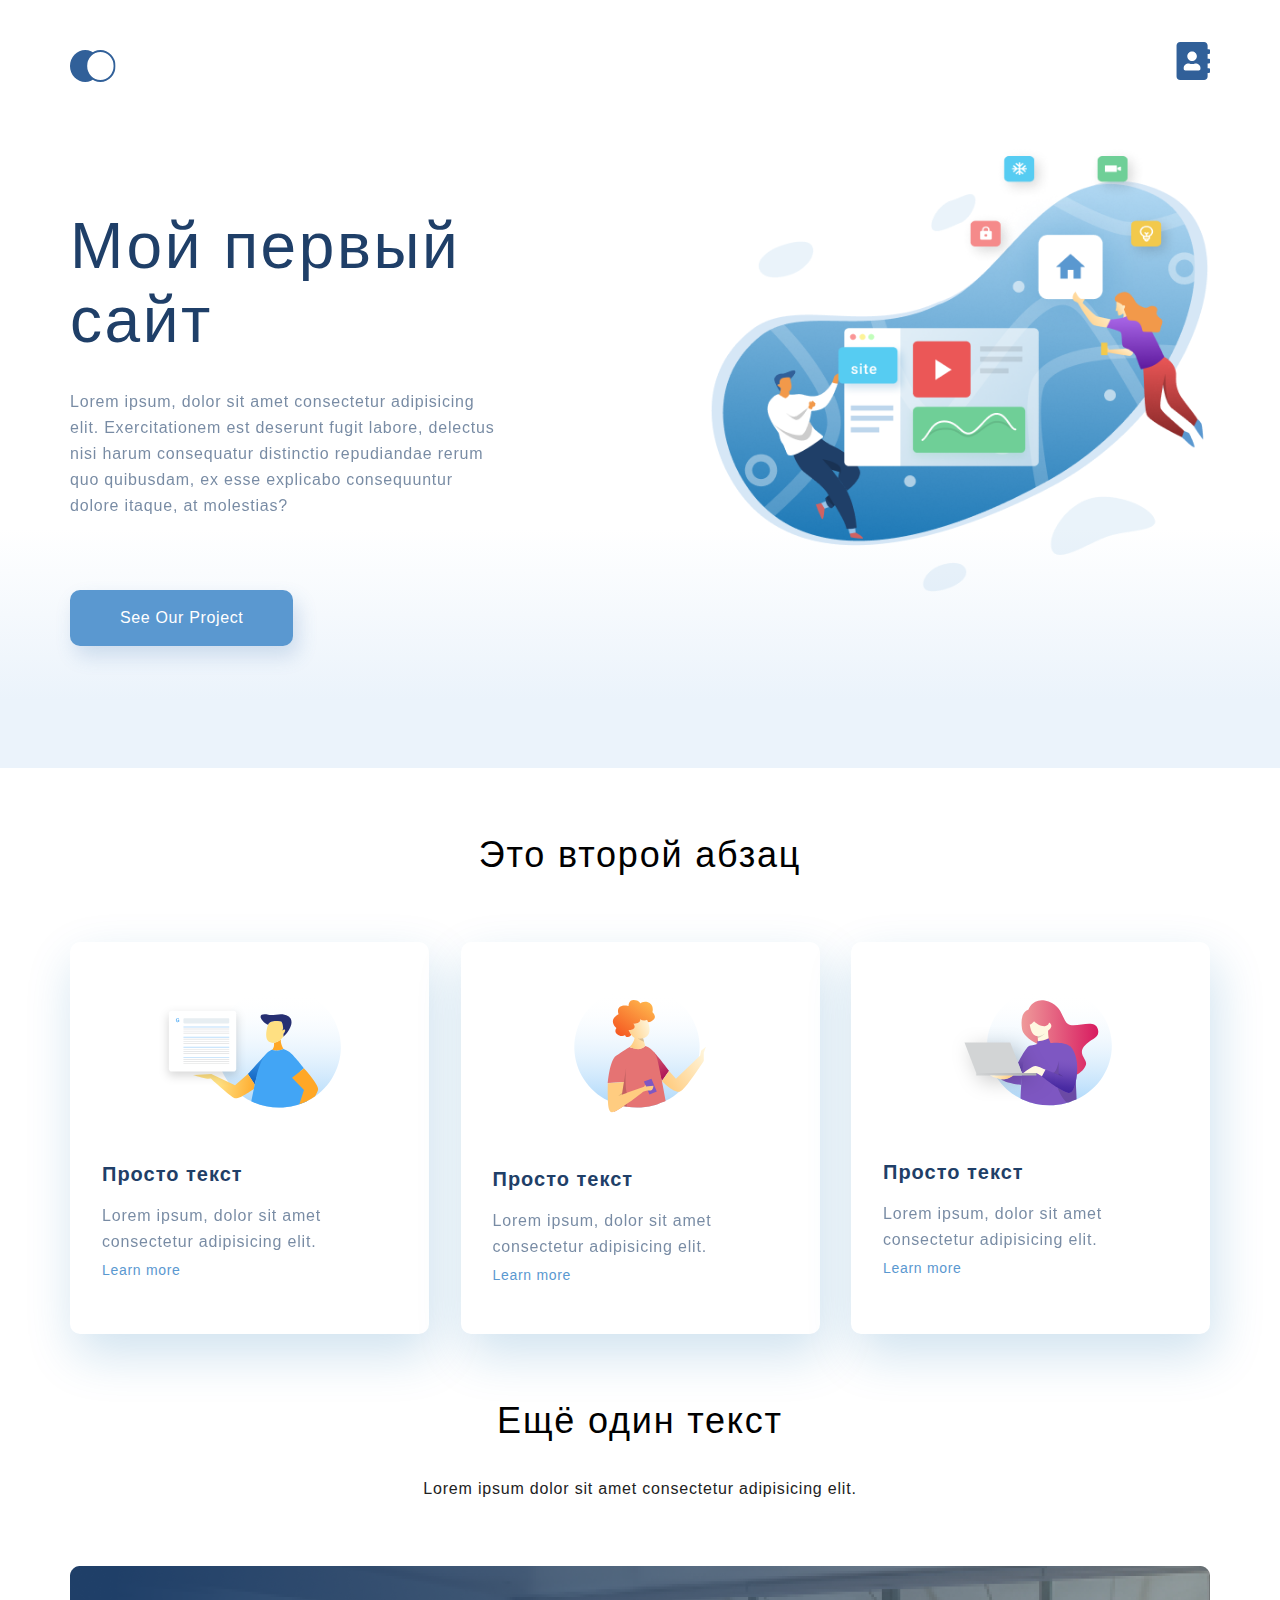
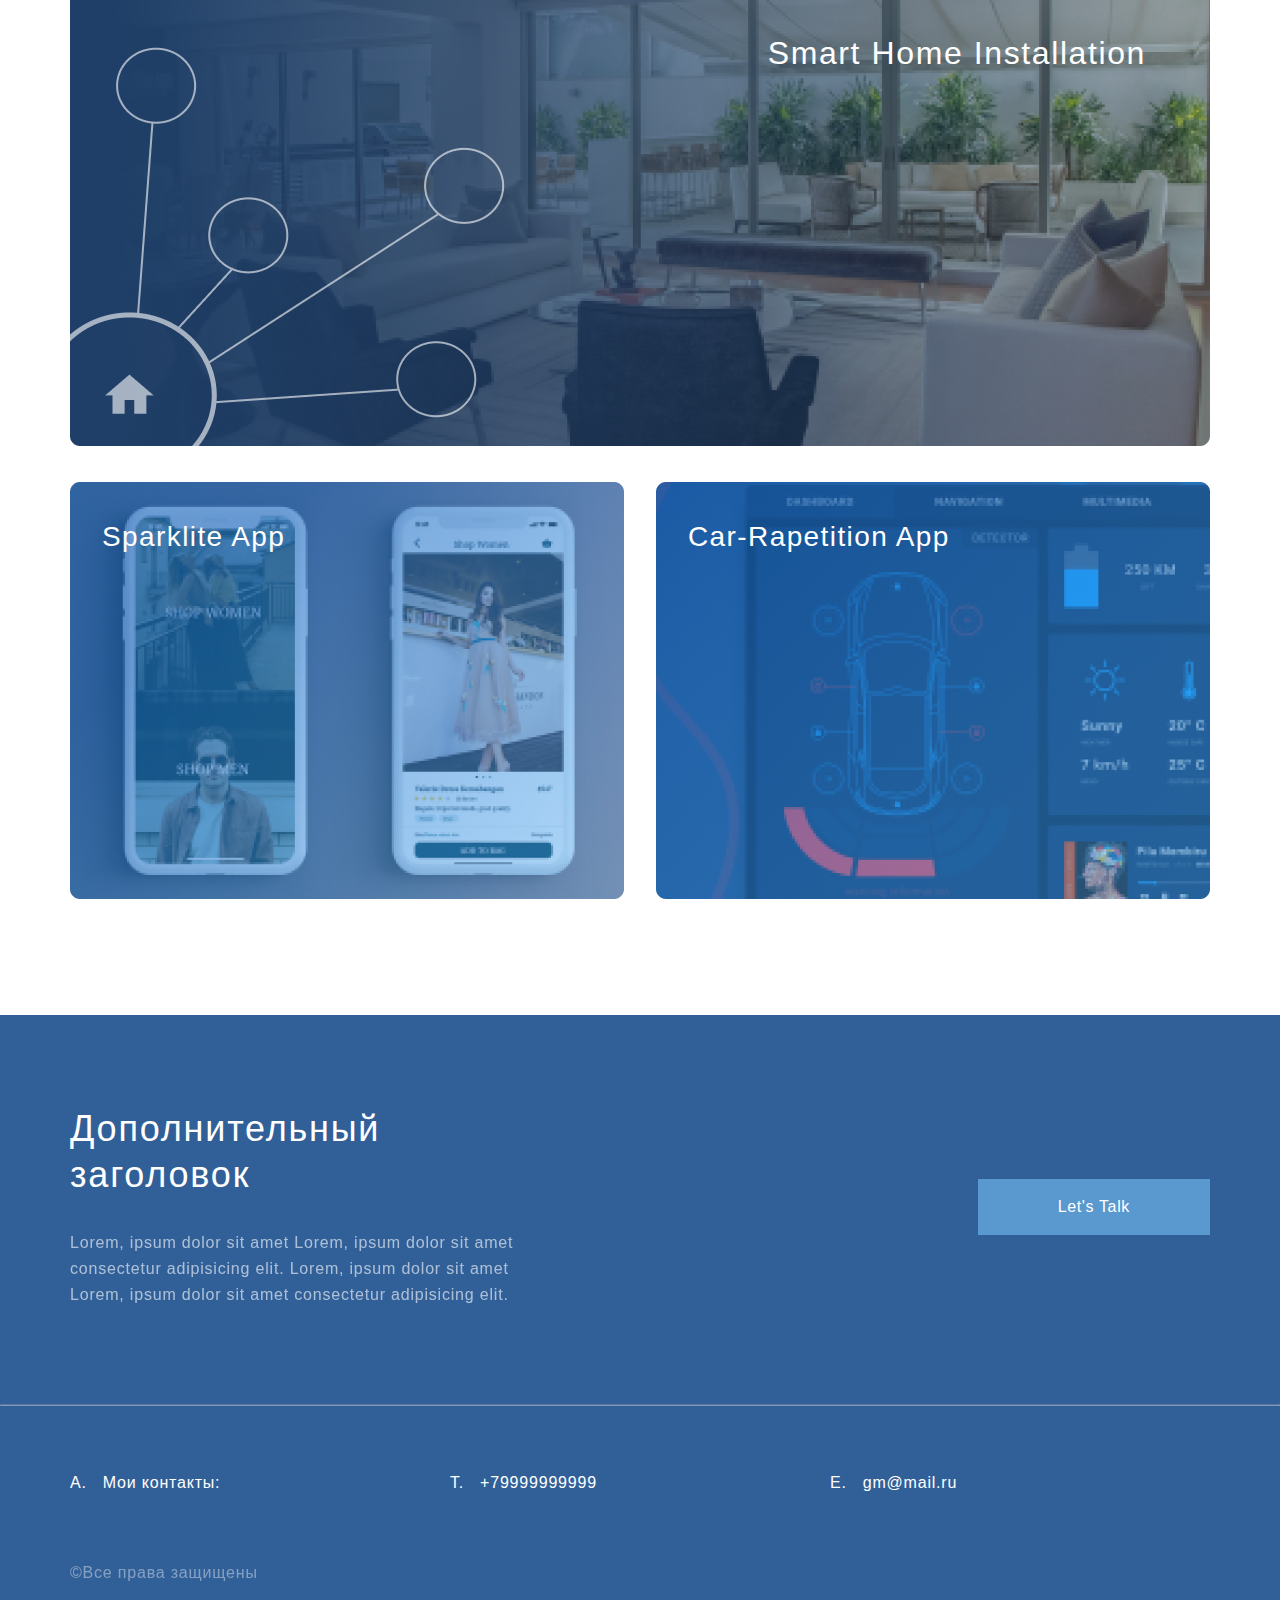
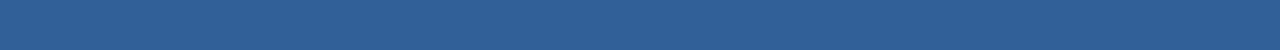
<file: index.html>
<!DOCTYPE html>
<html lang="en">

<head>
    <meta charset="UTF-8">
    <meta http-equiv="X-UA-Compatible" content="IE=edge">
    <meta name="viewport" content="width=device-width, initial-scale=1.0">
    <title>Главная</title>
    <link rel="stylesheet" href="style.css">
</head>

<body>
    <div class="wrapper">
        <div class="top_content">
            <div class="top">
                <div class="container top_box">
                    <ul class="header">
                        <li><a href="index.html"><img src="img/logo.svg" alt="logo"></a></li>
                        <li><a href="contact.html"><img src="img/Vector.svg" alt="vector"></a></li>
                    </ul>
                    <div class="top_info">
                        <h1 class="top_heading">Мой первый сайт</h1>
                        <p class="text top_text">Lorem ipsum, dolor sit amet consectetur adipisicing elit.
                            Exercitationem est deserunt fugit labore, delectus nisi harum consequatur distinctio repudiandae
                            rerum quo quibusdam, ex esse explicabo consequuntur dolore itaque, at molestias?</p>
                        <a href="#" class="top_button">See Our Project</a>
                    </div>
                </div>
            </div>
            <div class="what-we-do container">
                <h3 class="heading">Это второй абзац</h3>
                <div class="card-box">
                    <div class="card">
                        <img class="card_img" src="img/card1.svg" alt="card">
                        <h4 class="heading-mini">Просто текст</h4>
                        <p class="text">Lorem ipsum, dolor sit amet consectetur adipisicing elit.</p>
                        <a class="card_link" href="#">Learn more</a>
                    </div>
                    <div class="card">
                        <img class="card_img" src="img/card2.svg" alt="card">
                        <h4 class="heading-mini">Просто текст</h4>
                        <p class="text">Lorem ipsum, dolor sit amet consectetur adipisicing elit.</p>
                        <a class="card_link" href="#">Learn more</a>
                    </div>
                    <div class="card">
                        <img class="card_img" src="img/card3.svg" alt="card">
                        <h4 class="heading-mini">Просто текст</h4>
                        <p class="text">Lorem ipsum, dolor sit amet consectetur adipisicing elit.</p>
                        <a class="card_link" href="#">Learn more</a>
                    </div>
                </div>
            </div>
            <div class="project container">
                <h3 class="heading">Ещё один текст</h3>
                <p class="text text_project">Lorem ipsum dolor sit amet consectetur adipisicing elit.</p>
                <div class="project_item">
                    <img class="project_img" src="img/project1.png" alt="photo">
                    <p class="project_text">Smart Home Installation</p>
                </div>
                <div class="project_parent">
                    <div class="project_item project_item_margin">
                        <img class="project_img" src="img/project2.png" alt="photo">
                        <p class="project_text2">Sparklite App</p>
                    </div>
                    <div class="project_item">
                        <img class="project_img" src="img/project3.png" alt="photo">
                        <p class="project_text2">Car-Rapetition App</p>
                    </div>
                </div>
            </div>
        </div>
    
        <div class="footer">
            <div class="container">
                <div class="footer_top">
                    <div class="text_footer_all">
                        <h3 class="text_footer_top">Дополнительный заголовок</h3>
                        <p class="text_footer">Lorem, ipsum dolor sit amet Lorem, ipsum dolor sit amet consectetur adipisicing elit. Lorem, ipsum dolor sit amet Lorem, ipsum dolor sit amet consectetur adipisicing elit.</p>
                    </div>
                    <a class="but_talk" href="#">Let's Talk</a>
                </div>
            </div>
            <hr>
            <div class="container">
                <div class="contact-footer">
                    <ul class="footer_info">
                        <li class="footer_list">Мои контакты:</li>
                        <li class="footer_list">+79999999999</li>
                        <li class="footer_list">gm@mail.ru</li>
                    </ul>
                    <div class="footer_copy">
                        <p class="footer_copy_text">&copy;Все права защищены</p>
                    </div>
                </div>
            </div>
        </div>
    </div>
</body>


</html>
</file>
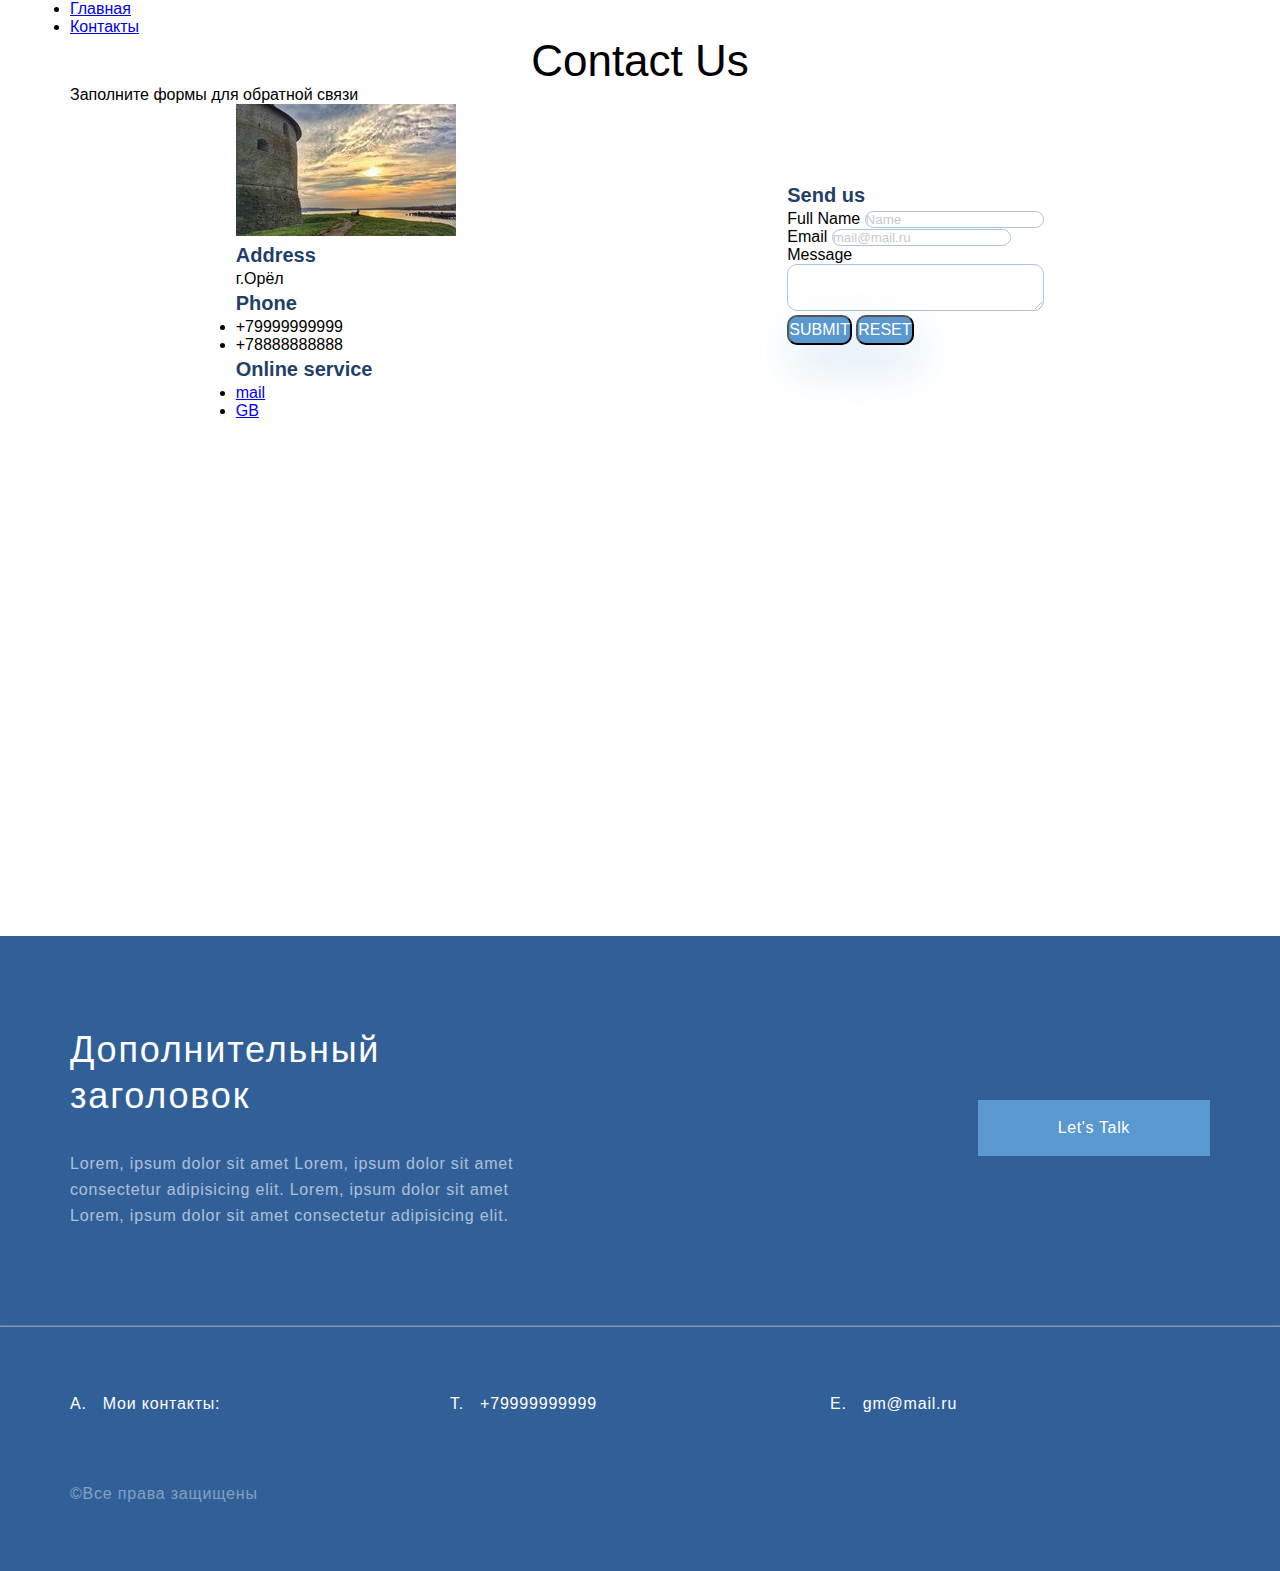
<file: contact.html>
<!DOCTYPE html>
<html lang="en">

<head>
    <meta charset="UTF-8">
    <meta http-equiv="X-UA-Compatible" content="IE=edge">
    <meta name="viewport" content="width=device-width, initial-scale=1.0">
    <title>Document</title>
    <link rel="stylesheet" href="style.css">
</head>

<body>
    <div class="wrapper">
        <div class="top_content">
            <div class="container">
                <div class="container-min">
                    <div class="menu">
                        <ul>
                            <li><a href="index.html">Главная</a></li>
                            <li><a href="contact.html">Контакты</a></li>
                        </ul>
                    </div>
                </div>
        
        
                <h2 class="hdg2">Contact Us</h2>
                <p class="paragraph">Заполните формы для обратной связи</p>
        
        
                <div class="cont-min">
                    <div class="address">
                        <img src="img/fon.jpg" alt="photo">
                        <h4 class="hdg4">Address</h4>
                        <p class="paragraph">г.Орёл</p>
                        <h4 class="hdg4">Phone</h4>
                        <ul>
                            <li>+79999999999</li>
                            <li>+78888888888</li>
                        </ul>
                        <h4 class="hdg4">Online service</h4>
                        <ul>
                            <li><a href="gm@mail.ru">mail</a></li>
                            <li><a href="gb.ru">GB</a></li>
                        </ul>
                    </div>
                    <div class="message">
                        <h4 class="hdg4">Send us</h4>
                        <form action="#">
                            Full Name <input type="text" placeholder="Name"> <br>
                            Email <input type="email" placeholder="mail@mail.ru"> <br>
                            Message <br> <textarea name="text1" id="" cols="30" rows="3"></textarea> <br>
                            <button type="submit" class="but_sub">submit</button>
                            <button type="reset" class="but_sub">reset</button>
                        </form>
                    </div>
                </div>
        
                <div class="maps">
                    <iframe
                        src="https://yandex.ru/map-widget/v1/?um=constructor%3A597716ec95fc263406781434ba9458dd267a4a72ac9c73aa16c49fdb52ab9957&amp;source=constructor"
                        width="100%" height="400" frameborder="0"></iframe>
                </div>
            </div>
        </div>
    
        <div class="footer">
            <div class="container">
                <div class="footer_top">
                    <div class="text_footer_all">
                        <h3 class="text_footer_top">Дополнительный заголовок</h3>
                        <p class="text_footer">Lorem, ipsum dolor sit amet Lorem, ipsum dolor sit amet consectetur adipisicing elit. Lorem, ipsum dolor sit amet Lorem, ipsum dolor sit amet consectetur adipisicing elit.</p>
                    </div>
                    <a class="but_talk" href="#">Let's Talk</a>
                </div>
            </div>
            <hr>
            <div class="container">
                <div class="contact-footer">
                    <ul class="footer_info">
                        <li class="footer_list">Мои контакты:</li>
                        <li class="footer_list">+79999999999</li>
                        <li class="footer_list">gm@mail.ru</li>
                    </ul>
                    <div class="footer_copy">
                        <p class="footer_copy_text">&copy;Все права защищены</p>
                    </div>
                </div>
            </div>
        </div>
    </div>
</body>

</html>
</file>
<file: style.css>
@charset "UTF-8";
* {
  margin: 0;
  padding: 0;
}

body {
  font-family: sans-serif;
}

.wrapper {
  min-height: 100vh;
  display: -webkit-box;
  display: -ms-flexbox;
  display: flex;
  -webkit-box-orient: vertical;
  -webkit-box-direction: normal;
      -ms-flex-direction: column;
          flex-direction: column;
}

.top_content {
  -webkit-box-flex: 1;
      -ms-flex-positive: 1;
          flex-grow: 1;
}

div {
  display: block;
}

.container {
  max-width: 1140px;
  margin: 0 auto;
}

.top {
  min-height: 768px;
  background: -webkit-gradient(linear, left bottom, left top, color-stop(8.84%, #EBF3FB), color-stop(31.12%, rgba(152, 195, 232, 0)));
  background: linear-gradient(0deg, #EBF3FB 8.84%, rgba(152, 195, 232, 0) 31.12%);
}

.header {
  display: -webkit-box;
  display: -ms-flexbox;
  display: flex;
  -webkit-box-pack: justify;
      -ms-flex-pack: justify;
          justify-content: space-between;
  list-style-type: none;
  padding-top: 42px;
}

.top_heading {
  width: 510px;
  font-size: 64px;
  color: #1f3f68;
  font-weight: 300;
  line-height: 74px;
  letter-spacing: 0.04em;
  margin-bottom: 32px;
}

.top_info {
  padding-top: 115px;
  -webkit-box-flex: 1;
      -ms-flex-positive: 1;
          flex-grow: 1;
  background-image: url(img/top-bg.png);
  background-repeat: no-repeat;
  /*изображение не повторяется*/
  background-position: right center;
  background-size: 44%;
}

.top_text {
  width: 425px;
}

.text {
  font-size: 16px;
  line-height: 26px;
  color: #1f3f68;
  letter-spacing: 0.05em;
  opacity: 0.6;
}

.text_project {
  width: 75%;
  /*лучше уточнить у дизайнера*/
  margin: 32px auto 64px;
  color: #222222;
  opacity: 1;
  text-align: center;
}

.card-box {
  display: -webkit-box;
  display: -ms-flexbox;
  display: flex;
  -webkit-box-pack: justify;
      -ms-flex-pack: justify;
          justify-content: space-between;
  padding-top: 64px;
  padding-bottom: 64px;
}

.card {
  width: 359px;
  padding: 44px 32px;
  -webkit-box-sizing: border-box;
          box-sizing: border-box;
  -webkit-box-shadow: 5px 20px 50px rgba(16, 112, 177, 0.2);
          box-shadow: 5px 20px 50px rgba(16, 112, 177, 0.2);
  border-radius: 10px;
  background-color: #fff;
  display: -webkit-box;
  display: -ms-flexbox;
  display: flex;
  -webkit-box-orient: vertical;
  -webkit-box-direction: normal;
      -ms-flex-direction: column;
          flex-direction: column;
}

.card_img {
  -ms-flex-item-align: center;
      -ms-grid-row-align: center;
      align-self: center;
  margin-bottom: 51px;
}

.card_link {
  font-size: 14px;
  line-height: 30px;
  letter-spacing: 0.05em;
  color: #5A98D0;
  text-decoration: none;
}

main {
  display: -webkit-box;
  display: -ms-flexbox;
  display: flex;
}

.project_img {
  width: 100%;
}

.project_text {
  font-size: 32px;
  line-height: 46px;
  text-align: right;
  letter-spacing: 0.05em;
  color: #FFFFFF;
  position: absolute;
  top: 64px;
  right: 64px;
}

.project_text2 {
  font-size: 28px;
  line-height: 46px;
  text-align: left;
  letter-spacing: 0.05em;
  color: #FFFFFF;
  position: absolute;
  top: 32px;
  left: 32px;
  right: auto;
}

.project_item {
  position: relative;
  -webkit-box-flex: 1;
      -ms-flex-positive: 1;
          flex-grow: 1;
}

.project_item_margin {
  margin-right: 32px;
}

.project_parent {
  display: -webkit-box;
  display: -ms-flexbox;
  display: flex;
  -webkit-box-pack: justify;
      -ms-flex-pack: justify;
          justify-content: space-between;
  margin-top: 32px;
}

.top_button {
  font-size: 16px;
  line-height: 26px;
  text-align: center;
  letter-spacing: 0.04em;
  color: #FFFFFF;
  background: #5A98D0;
  -webkit-box-shadow: 5px 10px 20px rgba(53, 110, 173, 0.2);
          box-shadow: 5px 10px 20px rgba(53, 110, 173, 0.2);
  border-radius: 10px;
  padding: 15px 50px;
  /* чтобы кнопка принимает размер текста(зависит) */
  text-decoration: none;
  display: inline-block;
  /* чтобы не наезжал на другие блоки*/
  margin-top: 71px;
}

.top_box {
  display: -webkit-box;
  display: -ms-flexbox;
  display: flex;
  -webkit-box-orient: vertical;
  -webkit-box-direction: normal;
      -ms-flex-direction: column;
          flex-direction: column;
  height: 100%;
}

.heading-contact {
  font-weight: 500;
  font-size: 44px;
  text-align: center;
}

.what-we-do {
  padding-top: 64px;
}

.heading {
  font-size: 36px;
  text-align: center;
  font-weight: 300;
  line-height: 46px;
  letter-spacing: 0.05em;
}

.heading-mini {
  font-size: 20px;
  line-height: 30px;
  color: #1f3f68;
  letter-spacing: 0.05em;
  margin-bottom: 14px;
}

.footer {
  background-color: #316099;
  padding-top: 91px;
  padding-bottom: 64px;
  margin-top: 112px;
}

.text_footer_top {
  width: 340px;
  text-align: left;
  font-size: 36px;
  color: #FFFFFF;
  font-weight: 300;
  line-height: 46px;
  letter-spacing: 0.05em;
  margin-bottom: 32px;
}

.text_footer {
  max-width: 494.77px;
  font-size: 16px;
  line-height: 26px;
  letter-spacing: 0.05em;
  color: #FFFFFF;
  opacity: 0.6;
}

.footer_top {
  padding-bottom: 96px;
  display: -webkit-box;
  display: -ms-flexbox;
  display: flex;
  -webkit-box-pack: justify;
      -ms-flex-pack: justify;
          justify-content: space-between;
  -webkit-box-align: center;
      -ms-flex-align: center;
          align-items: center;
  -ms-flex-wrap: wrap;
      flex-wrap: wrap;
}

.but_talk {
  font-size: 16px;
  line-height: 26px;
  text-align: center;
  letter-spacing: 0.04em;
  color: #FFFFFF;
  text-decoration: none;
  background: #5A98D0;
  padding: 15px 80px;
}

hr {
  opacity: 0.4;
}

.footer_info {
  display: -webkit-box;
  display: -ms-flexbox;
  display: flex;
  -webkit-box-pack: justify;
      -ms-flex-pack: justify;
          justify-content: space-between;
  margin-top: 64px;
}

.footer_list {
  font-size: 16px;
  line-height: 26px;
  letter-spacing: 0.05em;
  color: #FFFFFF;
  -webkit-box-flex: 1;
      -ms-flex-positive: 1;
          flex-grow: 1;
  -ms-flex-preferred-size: 33.3333%;
      flex-basis: 33.3333%;
  list-style-type: none;
  display: -webkit-box;
  display: -ms-flexbox;
  display: flex;
  margin-right: 32px;
}

.footer_list:first-child::before {
  content: "A.";
  display: block;
  margin-right: 16px;
}

.footer_list:nth-child(2)::before {
  content: "T.";
  display: block;
  margin-right: 16px;
}

.footer_list:last-child::before {
  content: "E.";
  display: block;
  margin-right: 16px;
}

.footer_copy {
  margin-top: 64px;
}

.footer_copy_text {
  font-size: 16px;
  line-height: 26px;
  letter-spacing: 0.05em;
  color: #FFFFFF;
  opacity: 0.4;
}

@media (max-width: 1024px) {
  .container {
    padding-left: 32px;
    padding-right: 32px;
  }
  .top_info {
    background-position: right 280px;
  }
  .card-box {
    -webkit-box-orient: vertical;
    -webkit-box-direction: normal;
        -ms-flex-direction: column;
            flex-direction: column;
    -webkit-box-align: center;
        -ms-flex-align: center;
            align-items: center;
  }
  .card {
    margin-bottom: 32px;
  }
  .but_talk {
    padding: 5px 40px;
  }
  .footer_info {
    -webkit-box-orient: vertical;
    -webkit-box-direction: normal;
        -ms-flex-direction: column;
            flex-direction: column;
  }
  .footer_list {
    margin-bottom: 24px;
  }
}

@media (max-width: 667px) {
  .header {
    padding-top: 24px;
  }
  .top {
    min-height: 376px;
    padding-bottom: 41px;
    -webkit-box-sizing: border-box;
            box-sizing: border-box;
  }
  .top_info {
    padding-top: 36px;
    display: -webkit-box;
    display: -ms-flexbox;
    display: flex;
    -webkit-box-orient: vertical;
    -webkit-box-direction: normal;
        -ms-flex-direction: column;
            flex-direction: column;
    -webkit-box-align: center;
        -ms-flex-align: center;
            align-items: center;
    background-image: none;
  }
  .top_heading {
    width: 100%;
    font-size: 32px;
    line-height: 37px;
    margin-bottom: 12px;
    text-align: center;
  }
  .top_text {
    width: 100%;
    text-align: center;
  }
  .top_button {
    font-size: 12px;
    line-height: 26px;
    padding: 0 8px;
  }
  .heading {
    font-size: 24px;
    line-height: 28px;
  }
  .what-we-do {
    padding-top: 48px;
  }
  .card-box {
    padding-top: 32px;
  }
  .card {
    width: 100%;
  }
  .text_project {
    width: 100%;
  }
  .project_text {
    font-size: 16px;
    line-height: 19px;
    top: 16px;
    right: 16px;
  }
  .project_text2 {
    left: 16px;
    font-size: 16px;
    top: 16px;
    right: 16px;
  }
  .project_parent {
    -webkit-box-orient: vertical;
    -webkit-box-direction: normal;
        -ms-flex-direction: column;
            flex-direction: column;
    margin-top: 16px;
  }
  .project_item_margin {
    margin-right: 0;
    margin-bottom: 16px;
  }
  .footer_top {
    -webkit-box-orient: vertical;
    -webkit-box-direction: normal;
        -ms-flex-direction: column;
            flex-direction: column;
    padding-bottom: 41px;
  }
  .text_footer_all {
    width: 100%;
  }
  .text_footer_top {
    width: 75%;
    margin: 0 auto 32px;
    text-align: center;
    font-size: 24px;
    line-height: 20px;
  }
  .text_footer {
    text-align: center;
    margin-bottom: 40px;
  }
  .footer_list {
    margin-bottom: 18px;
  }
  .footer_copy {
    margin-top: 32px;
  }
  .footer {
    padding-top: 18px;
    padding-bottom: 32px;
  }
}

.hdg2 {
  font-weight: 500;
  font-size: 44px;
  text-align: center;
}

.hdg4 {
  font-size: 20px;
  line-height: 30px;
  color: #1F3F68;
}

input,
textarea {
  border: 1px solid #356EAD;
  -webkit-box-sizing: border-box;
          box-sizing: border-box;
  border-radius: 10px;
  opacity: 0.4;
}

.but_sub {
  background: #5A98D0;
  -webkit-box-shadow: 5px 20px 50px rgba(16, 112, 177, 0.2);
          box-shadow: 5px 20px 50px rgba(16, 112, 177, 0.2);
  border-radius: 10px;
  font-weight: 500;
  font-size: 16px;
  line-height: 26px;
  text-align: center;
  color: #FFFFFF;
  text-transform: uppercase;
}

.cont-min {
  display: -webkit-box;
  display: -ms-flexbox;
  display: flex;
  -ms-flex-pack: distribute;
      justify-content: space-around;
  -webkit-box-align: center;
      -ms-flex-align: center;
          align-items: center;
  -ms-flex-wrap: wrap;
      flex-wrap: wrap;
}
/*# sourceMappingURL=style.css.map */
</file>
